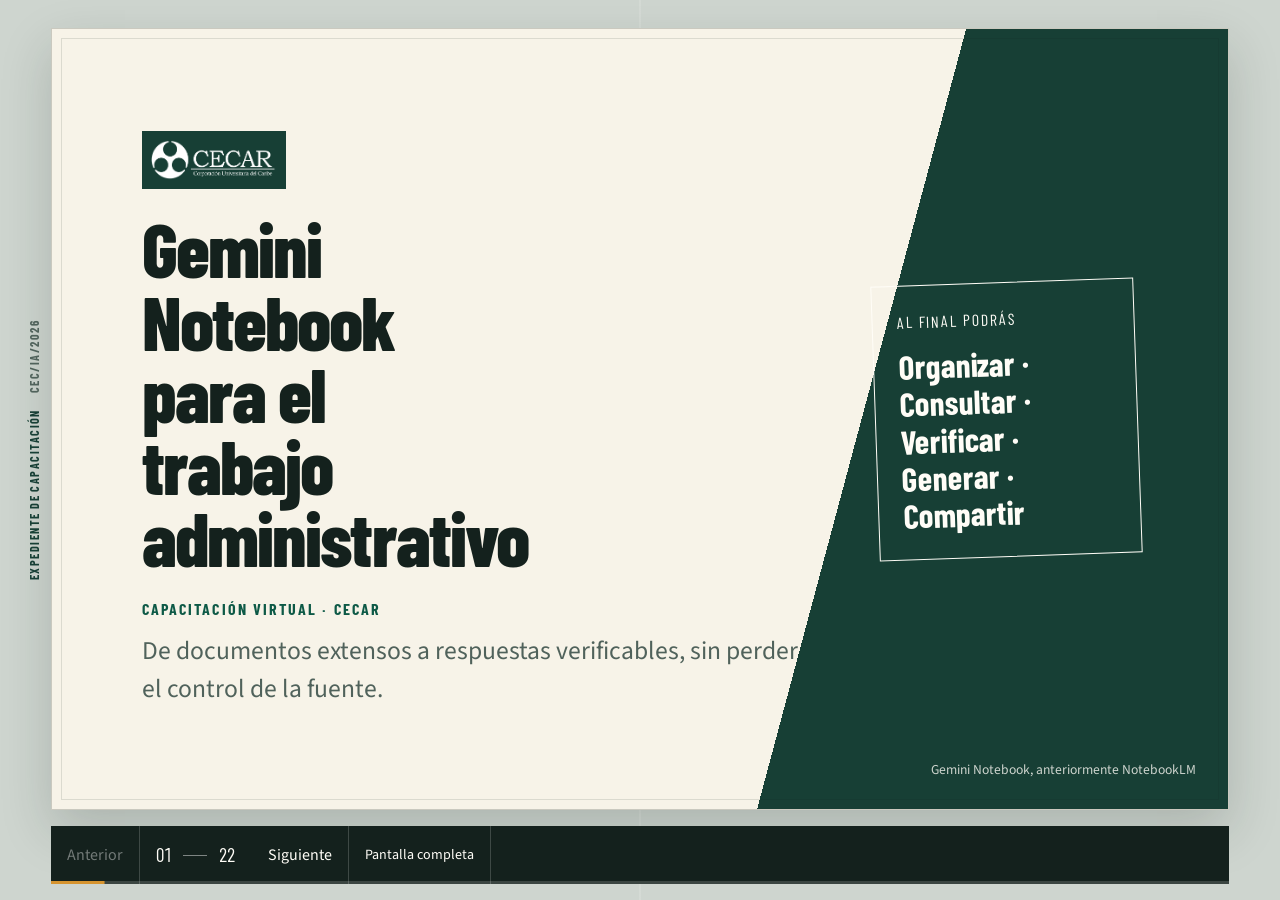
<file: index.html>
<!doctype html>
<html lang="es">
<head>
  <meta charset="utf-8">
  <meta name="viewport" content="width=device-width, initial-scale=1">
  <meta name="description" content="Capacitación práctica sobre Gemini Notebook para personal administrativo de CECAR.">
  <meta name="theme-color" content="#173f35">
  <link rel="icon" href="assets/favicon.ico">
  <link rel="preconnect" href="https://fonts.googleapis.com">
  <link rel="preconnect" href="https://fonts.gstatic.com" crossorigin>
  <link href="https://fonts.googleapis.com/css2?family=Barlow+Condensed:wght@500;600;700;800&family=Source+Sans+3:opsz,wght@8..60,400;8..60,600;8..60,700&display=swap" rel="stylesheet">
  <link rel="stylesheet" href="styles.css">
  <title>Gemini Notebook para administrativos | CECAR</title>
</head>
<body>
  <!--
  THESIS: Aprender Gemini Notebook como un expediente verificable, no como una colección de funciones; evita la plantilla tecnológica de tarjetas genéricas.
  OWN-WORLD: Folios marfil, tinta verde CECAR, sellos de control y pestañas de archivo; jerarquía condensada y controles de oficina precisos.
  STORY: El asistente distingue herramientas, protege datos, sigue un flujo verificable, observa tres casos institucionales y completa un reto aplicable.
  FIRST VIEWPORT: Una carpeta abierta ocupa el escenario; el título vive en el folio principal, la agenda aparece como sello y los controles forman la pestaña inferior.
  FORM: Carpeta de trámite, sexta dirección del conjunto explorado, semilla fd42797b.
  FINISH: unreviewed and undocumented is unfinished; this build ends with the finish review, the verdict, and DESIGN.md
  -->
  <a class="skip-link" href="#presentation-content">Ir al contenido de la diapositiva</a>

  <main class="deck" aria-label="Presentación Gemini Notebook para administrativos CECAR">
    <div class="file-rail" aria-hidden="true">
      <span class="rail-label">EXPEDIENTE DE CAPACITACIÓN</span>
      <span class="rail-code">CEC/IA/2026</span>
    </div>

    <div id="presentation-content" class="slides" tabindex="-1" aria-live="polite">
      <section class="slide slide-cover is-active" data-section="Apertura" aria-labelledby="slide-title">
        <div class="cover-grid"><div><img class="brand-logo" src="assets/logo-cecar.png" alt="CECAR"><h1 id="slide-title">Gemini Notebook para el trabajo administrativo</h1><p class="document-class">Capacitación virtual · CECAR</p><p class="lead">De documentos extensos a respuestas verificables, sin perder el control de la fuente.</p></div><div class="cover-stamp" aria-label="Objetivo de la sesión"><span>AL FINAL PODRÁS</span><strong>Organizar · Consultar · Verificar · Generar · Compartir</strong></div></div>
        <p class="formerly">Gemini Notebook, anteriormente NotebookLM</p>
      </section>

      <section class="slide" data-section="Apertura" aria-labelledby="s2-title"><div class="folio-heading"><h2 id="s2-title">Un resultado concreto para hoy</h2><p class="section-tab">Apertura</p></div><div class="outcome-layout"><p class="outcome-statement">Resolver una consulta administrativa con respaldo documental y convertir el resultado en un borrador útil.</p><ol class="checklist"><li><span>01</span>Seleccionar fuentes pertinentes y vigentes.</li><li><span>02</span>Formular una consulta con contexto y formato.</li><li><span>03</span>Abrir la cita y comprobar la respuesta.</li><li><span>04</span>Usar el resultado como insumo, no como decisión automática.</li></ol></div></section>

      <section class="slide" data-section="Apertura" aria-labelledby="s3-title"><div class="folio-heading"><h2 id="s3-title">El recorrido de trabajo</h2><p class="section-tab">Ruta de la sesión</p></div><ol class="timeline timeline-six"><li><strong>Acceder</strong><span>Cuenta institucional</span></li><li><strong>Entender</strong><span>Cuaderno y fuentes</span></li><li><strong>Organizar</strong><span>Etiquetas y alcance</span></li><li><strong>Personalizar</strong><span>Chat, idioma y salidas</span></li><li><strong>Demostrar</strong><span>Tres casos CECAR</span></li><li><strong>Aplicar</strong><span>Un insumo propio</span></li></ol></section>

      <section class="slide" data-section="Contrato" aria-labelledby="s4-title"><div class="folio-heading"><h2 id="s4-title">No pidas lo mismo a tres herramientas distintas</h2><p class="section-tab">El contrato de cada herramienta</p></div><div class="contracts"><article><span class="contract-mark">BUSCAR</span><h3>Google</h3><p>Entrega enlaces. Tú localizas, lees y conectas la evidencia.</p><strong>Úsalo para descubrir fuentes.</strong></article><article><span class="contract-mark">CREAR</span><h3>ChatGPT / Gemini</h3><p>Redacta y razona, pero puede completar vacíos con información incorrecta.</p><strong>Úsalo para idear y producir.</strong></article><article class="contract-selected"><span class="contract-mark">VERIFICAR</span><h3>Gemini Notebook</h3><p>Responde desde las fuentes elegidas y permite volver a las citas.</p><strong>Úsalo para trabajar con un corpus.</strong></article></div></section>

      <section class="slide slide-warning" data-section="Contrato" aria-labelledby="s5-title"><div class="folio-heading"><h2 id="s5-title">Antes de cargar, detente</h2><p class="section-tab">Control previo obligatorio</p></div><div class="privacy-gate"><div class="stop-seal" aria-hidden="true">NO</div><div><p class="warning-copy">No subas datos personales, calificaciones, historiales disciplinarios ni información institucional sensible.</p><ul class="plain-list"><li>Trabaja con documentos públicos, autorizados, anonimizados o ficticios.</li><li>Aplica las políticas internas de CECAR antes que cualquier capacidad técnica.</li><li>Si dudas sobre el nivel de sensibilidad, no cargues el archivo.</li></ul></div></div><p class="rule-strip">La protección de Workspace no reemplaza las políticas internas ni la autorización para usar cada documento.</p></section>

      <section class="slide" data-section="Acceso" aria-labelledby="s6-title"><div class="folio-heading"><h2 id="s6-title">Entra con tu cuenta institucional</h2><p class="section-tab">Acceso con @cecar.edu.co</p></div><div class="access-panel"><div><span class="contract-mark">PASO 1</span><h3>Abre la herramienta</h3><a class="primary-link" href="https://notebook.google.com/" target="_blank" rel="noopener">Ir a Gemini Notebook</a></div><ol class="checklist"><li><span>01</span>Inicia sesión con tu correo <strong>@cecar.edu.co</strong>.</li><li><span>02</span>Si no abre, solicita al administrador de Workspace que habilite Gemini Notebook.</li><li><span>03</span>Revisa junto a tu foto si aparece una insignia Plus, Pro, Ampliada o Ultra.</li></ol></div><p class="fine-print">La mayoría de las cuentas de trabajo o educación pueden acceder. La disponibilidad y los límites dependen de la licencia asignada, no del dominio por sí solo.</p></section>

      <section class="slide" data-section="Acceso" aria-labelledby="s7-title"><div class="folio-heading"><h2 id="s7-title">¿Qué límites tiene mi cuenta?</h2><p class="section-tab">Referencia oficial · sujeta a cambios</p></div><div class="limits-table" role="table" aria-label="Límites por nivel de acceso"><div role="row"><strong role="columnheader">Nivel</strong><strong role="columnheader">Cuadernos</strong><strong role="columnheader">Fuentes</strong><strong role="columnheader">Videos</strong></div><div role="row"><span role="cell">Estándar</span><b role="cell">100 / usuario</b><b role="cell">50 / cuaderno</b><b role="cell">3 / día</b></div><div role="row"><span role="cell">Más acceso</span><b role="cell">200 / usuario</b><b role="cell">100 / cuaderno</b><b role="cell">6 / día</b></div><div role="row"><span role="cell">Nivel superior</span><b role="cell">500 / usuario</b><b role="cell">300 / cuaderno</b><b role="cell">20 / día</b></div><div role="row"><span role="cell">Ampliado</span><b role="cell">500 / usuario</b><b role="cell">400 / cuaderno</b><b role="cell">40 / día</b></div><div role="row"><span role="cell">Máximo</span><b role="cell">500 / usuario</b><b role="cell">600 / cuaderno</b><b role="cell">200 / día</b></div></div><p class="rule-strip">Sin insignia superior visible, usa la fila Estándar como referencia conservadora.</p><p class="fine-print">“Videos” significa resúmenes de video generados por día para la cuenta, no videos almacenados dentro de un cuaderno.</p></section>

      <section class="slide" data-section="Cuaderno" aria-labelledby="s8-title"><div class="folio-heading"><h2 id="s8-title">¿Cómo funciona un cuaderno?</h2><p class="section-tab">Un proyecto documental independiente</p></div><div class="notebook-anatomy"><div><span>1</span><strong>Fuentes</strong><p>El corpus autorizado: documentos, enlaces, audio, video y datos.</p></div><div><span>2</span><strong>Chat</strong><p>Pregunta o encarga acciones. Selecciona qué fuentes participan y abre las citas.</p></div><div><span>3</span><strong>Studio</strong><p>Transforma el corpus en informes, audio, video, mapas, tablas y presentaciones.</p></div></div><blockquote>Cada cuaderno es independiente: Gemini Notebook no consulta varios cuadernos al mismo tiempo.</blockquote></section>

      <section class="slide" data-section="Cuaderno" aria-labelledby="s9-title"><div class="folio-heading"><h2 id="s9-title">Una fuente no es solo un PDF</h2><p class="section-tab">Preparar el cuaderno</p></div><div class="source-ledger"><div><strong>Documentos</strong><span>PDF, DOCX, PPTX, TXT, Markdown, EPUB</span></div><div><strong>Trabajo de Google</strong><span>Docs, Slides y Sheets</span></div><div><strong>Datos y medios</strong><span>CSV, imágenes y archivos de audio</span></div><div><strong>En línea</strong><span>Web, YouTube público con subtítulos y Google Play Libros elegibles</span></div><div><strong>Conversación</strong><span>Texto pegado y chats de Gemini</span></div></div><p class="fine-print">Una URL aporta principalmente su texto; YouTube aporta la transcripción. Cada archivo puede admitir hasta 500.000 palabras o 200 MB, con límites particulares para Slides y Sheets.</p></section>

      <section class="slide" data-section="Personalizar" aria-labelledby="s10-title"><div class="folio-heading"><h2 id="s10-title">Personaliza cómo responde el chat</h2><p class="section-tab">Configurar chat</p></div><div class="settings-grid"><div><span>TONO</span><strong>Predeterminado</strong><p>Investigación e intercambio general.</p></div><div><span>TONO</span><strong>Guía de aprendizaje</strong><p>Explica para comprender y adquirir habilidades.</p></div><div><span>TONO</span><strong>Personalizado</strong><p>Define rol, estilo y comportamiento esperado.</p></div><div><span>LONGITUD</span><strong>Corta · Predeterminada · Larga</strong><p>Ajusta el nivel de detalle de las respuestas.</p></div></div><p class="prompt-line"><strong>Ruta:</strong> panel Chat → Configurar chat → tono → longitud → Guardar.</p></section>

      <section class="slide" data-section="Organizar" aria-labelledby="s11-title"><div class="folio-heading"><h2 id="s11-title">Crea colecciones dentro del cuaderno</h2><p class="section-tab">Organización mediante etiquetas</p></div><div class="collection-flow"><div><strong>5 o más fuentes</strong><span>Gemini Notebook puede etiquetarlas y clasificarlas automáticamente por tema.</span></div><div><strong>Control manual</strong><span>Crea etiquetas, cambia sus nombres, elimínalas o mueve fuentes entre ellas.</span></div><div><strong>Al consultar</strong><span>Marca o desmarca fuentes para limitar el corpus usado en cada respuesta.</span></div></div><p class="rule-strip">No combina cuadernos: la colección organiza fuentes dentro de un cuaderno independiente.</p></section>

      <section class="slide" data-section="Personalizar" aria-labelledby="s12-title"><div class="folio-heading"><h2 id="s12-title">Idioma y video: dos ajustes distintos</h2><p class="section-tab">Configuración de salida</p></div><div class="article-map"><div><span>IDIOMA GENERAL</span><strong>Más de 80 idiomas</strong><p>Configuración → Idioma de salida. Afecta chat, guías, documentación y resúmenes. El valor inicial viene de tu cuenta de Google.</p></div><div><span>RESUMEN DE VIDEO</span><strong>Formato + idioma + estilo</strong><p>En Studio elige Explicación, Corto o Cinematográfico, idioma, estilo visual y una instrucción de orientación.</p></div></div><p class="fine-print">Corto y Cinematográfico están disponibles solo en inglés y para mayores de 18 años. La generación puede tardar más de 30 minutos. En acceso Estándar: 3 videos por día.</p></section>

      <section class="slide" data-section="Método" aria-labelledby="s13-title"><div class="folio-heading"><h2 id="s13-title">Cinco controles antes de actuar</h2><p class="section-tab">Flujo de trabajo documental</p></div><ol class="workflow"><li><span>1</span><strong>Importar</strong><small>Fuentes autorizadas y vigentes</small></li><li><span>2</span><strong>Consultar</strong><small>Contexto, tarea y formato</small></li><li><span>3</span><strong>Verificar</strong><small>Abrir citas y leer alrededor</small></li><li><span>4</span><strong>Generar</strong><small>Correo, FAQ, guía o video</small></li><li><span>5</span><strong>Compartir</strong><small>Solo con audiencia autorizada</small></li></ol><blockquote>La respuesta más convincente no siempre es la correcta. La cita es el punto de control.</blockquote></section>

      <section class="slide" data-section="Demo 1" aria-labelledby="s14-title"><div class="folio-heading"><h2 id="s14-title">Caso: ¿puede habilitar una asignatura?</h2><p class="section-tab">Demostración 1 · Registro y Control</p></div><div class="demo-resource"><div class="prompt-paper"><span>INSTRUCCIÓN</span><p>Actúa como un asistente jurídico de la universidad. Un estudiante de Especialización obtuvo 3,4 y solicita habilitar la asignatura. Basado estrictamente en este Reglamento Estudiantil, redacta un correo formal, empático pero firme. Explica si tiene derecho, menciona la nota mínima aprobatoria y cita los artículos exactos.</p></div><div class="download-sheet"><span>FUENTE DE LA DEMO</span><strong>Reglamento Estudiantil</strong><a href="docs/Acuerdos-Junta-Directiva-N12-de-2014-Modificacion-Acuerdo-JD-N-20-de-1999.pdf" download>Descargar PDF</a></div></div></section>

      <section class="slide" data-section="Demo 1" aria-labelledby="s15-title"><div class="folio-heading"><h2 id="s15-title">No leas solo la conclusión: abre la cita</h2><p class="section-tab">La respuesta necesita control</p></div><div class="citation-check"><div class="answer-draft"><span>BORRADOR</span><p>La respuesta debe distinguir el nivel académico, la nota aprobatoria y las condiciones de habilitación.</p></div><div class="trace-line" aria-hidden="true"></div><div class="source-proof"><span>FUENTE</span><strong>Artículo 28</strong><p>Verifica el texto completo y su contexto en el Acuerdo de Junta Directiva No. 12 de 2014.</p></div></div><ol class="verify-three"><li>¿La cita dice lo afirmado?</li><li>¿Aplica al caso y al nivel?</li><li>¿Es la versión vigente?</li></ol></section>

      <section class="slide" data-section="Demo 2" aria-labelledby="s16-title"><div class="folio-heading"><h2 id="s16-title">Convertir normativa en una inducción útil</h2><p class="section-tab">Demostración 2 · Talento Humano y decanaturas</p></div><div class="demo-resource"><div class="prompt-paper"><span>INSTRUCCIÓN</span><p>Necesito crear un insumo para la inducción de nuevos profesores. Extrae de este documento una FAQ enfocada en: 1) requisitos de vinculación y 2) funcionamiento del sistema de evaluación docente. Usa lenguaje claro, formato de viñetas y una cita verificable en cada respuesta.</p></div><div class="download-sheet"><span>FUENTE DE LA DEMO</span><strong>Reglamento Docente</strong><a href="docs/Junta-Directiva-Acuerdo-N-13-de-2018.pdf" download>Descargar PDF</a></div></div></section>

      <section class="slide" data-section="Demo 2" aria-labelledby="s17-title"><div class="folio-heading"><h2 id="s17-title">La FAQ conserva el camino a la norma</h2><p class="section-tab">Mapa de comprobación</p></div><div class="article-map"><div><span>VINCULACIÓN</span><strong>Artículo 6</strong><p>Requisitos que alimentan las primeras preguntas de inducción.</p></div><div><span>EVALUACIÓN</span><strong>Artículos 14–17</strong><p>Proceso, participantes y componentes que deben explicarse sin simplificar en exceso.</p></div></div><p class="review-note">Antes de publicar: una persona responsable del proceso revisa exactitud, vigencia y lenguaje institucional.</p></section>

      <section class="slide" data-section="Demo 3" aria-labelledby="s18-title"><div class="folio-heading"><h2 id="s18-title">Explicar una cita de más de 40 palabras</h2><p class="section-tab">Demostración 3 · Biblioteca e investigación</p></div><div class="demo-resource"><div class="prompt-paper"><span>INSTRUCCIÓN</span><p>Eres el asesor virtual de la biblioteca de CECAR. Un estudiante pregunta cómo citar un documento cuando la cita tiene 40 o más palabras y qué sangría debe usar. Explícalo paso a paso según este instructivo e incluye las páginas exactas para comprobar cada indicación.</p></div><div class="download-sheet"><span>FUENTE DE LA DEMO</span><strong>Instructivo NAPAS</strong><a href="docs/instructivo-napas.pdf" download>Descargar PDF</a><small>Comprobar páginas 13 y 25–26</small></div></div></section>

      <section class="slide" data-section="Transformar" aria-labelledby="s19-title"><div class="folio-heading"><h2 id="s19-title">Una misma fuente, varias formas de uso</h2><p class="section-tab">Panel Studio</p></div><div class="outputs-board"><div><strong>Informe</strong><span>Resumen ejecutivo, guía o FAQ</span></div><div><strong>Audio</strong><span>Recorrido para escuchar después</span></div><div><strong>Video</strong><span>Explicación visual personalizable</span></div><div><strong>Mapa mental</strong><span>Relaciones entre temas</span></div><div><strong>Tabla de datos</strong><span>Información estructurada</span></div><div><strong>Presentación</strong><span>Borrador visual descargable</span></div></div><p class="fine-print">Los resultados de Studio también pueden contener errores. El cambio de formato no reemplaza la verificación.</p></section>

      <section class="slide" data-section="Aplicar" aria-labelledby="s20-title"><div class="folio-heading"><h2 id="s20-title">Construye un insumo real</h2><p class="section-tab">Práctica guiada</p></div><div class="challenge-layout"><ol class="challenge-steps"><li>Elige un documento público, autorizado o ficticio.</li><li>Crea un cuaderno con un nombre y una etiqueta clara.</li><li>Haz una pregunta que responda una necesidad de tu dependencia.</li><li>Abre al menos una cita y contrasta el contexto.</li><li>Genera un formato reutilizable: correo, FAQ, guía o tabla.</li></ol><div class="success-ticket"><span>CRITERIO DE ÉXITO</span><strong>Puedo explicar de dónde salió cada afirmación.</strong></div></div></section>

      <section class="slide" data-section="Cierre" aria-labelledby="s21-title"><div class="folio-heading"><h2 id="s21-title">Cinco verbos para construir mejores prompts</h2><p class="section-tab">Hoja de trucos</p></div><ol class="prompt-formula"><li><strong>Contextualiza</strong><span>Quién eres y qué proceso atiendes</span></li><li><strong>Delimita</strong><span>Qué fuentes y qué alcance debe respetar</span></li><li><strong>Encarga</strong><span>Qué tarea concreta debe realizar</span></li><li><strong>Formatea</strong><span>Cómo necesitas recibir el resultado</span></li><li><strong>Exige evidencia</strong><span>Citas, páginas y vacíos no resueltos</span></li></ol><p class="formula-line">Contexto + fuentes + tarea + formato + evidencia</p></section>

      <section class="slide slide-close" data-section="Cierre" aria-labelledby="s22-title"><img class="brand-logo" src="assets/logo-cecar.png" alt="CECAR"><div><h2 id="s22-title">La IA acelera el borrador.<br>La institución conserva el criterio.</h2><p>Trabaja con fuentes autorizadas, abre las citas y valida antes de comunicar.</p></div><div class="closing-actions"><a href="docs/guia-practica-gemini-notebook-administrativos-cecar.pdf" download>Descargar guía PDF</a><a href="guia.html" target="_blank" rel="noopener">Abrir guía web</a><a href="https://notebook.google.com/" target="_blank" rel="noopener">Abrir Gemini Notebook</a></div></section>
    </div>

    <aside class="presenter-bar" aria-label="Controles de presentación">
      <button id="previous" type="button" aria-label="Diapositiva anterior" title="Anterior (flecha izquierda)">Anterior</button>
      <div class="slide-status" aria-live="polite"><span id="current-slide">01</span><span class="status-rule"></span><span id="total-slides">22</span></div>
      <button id="next" type="button" aria-label="Diapositiva siguiente" title="Siguiente (flecha derecha o espacio)">Siguiente</button>
      <button id="notes" class="text-control" type="button" title="Abrir notas del facilitador (N)">Notas</button>
      <button id="fullscreen" class="text-control" type="button" title="Activar pantalla completa (F)">Pantalla completa</button>
      <span id="control-status" class="visually-hidden" aria-live="polite"></span>
    </aside>
    <div class="progress-track" aria-hidden="true"><span id="progress"></span></div>
  </main>

  <noscript>Esta presentación necesita JavaScript para navegar entre diapositivas. La guía de recursos está disponible en <a href="guia.html">guia.html</a>.</noscript>
  <script src="app.js" defer></script>
</body>
</html>
</file>
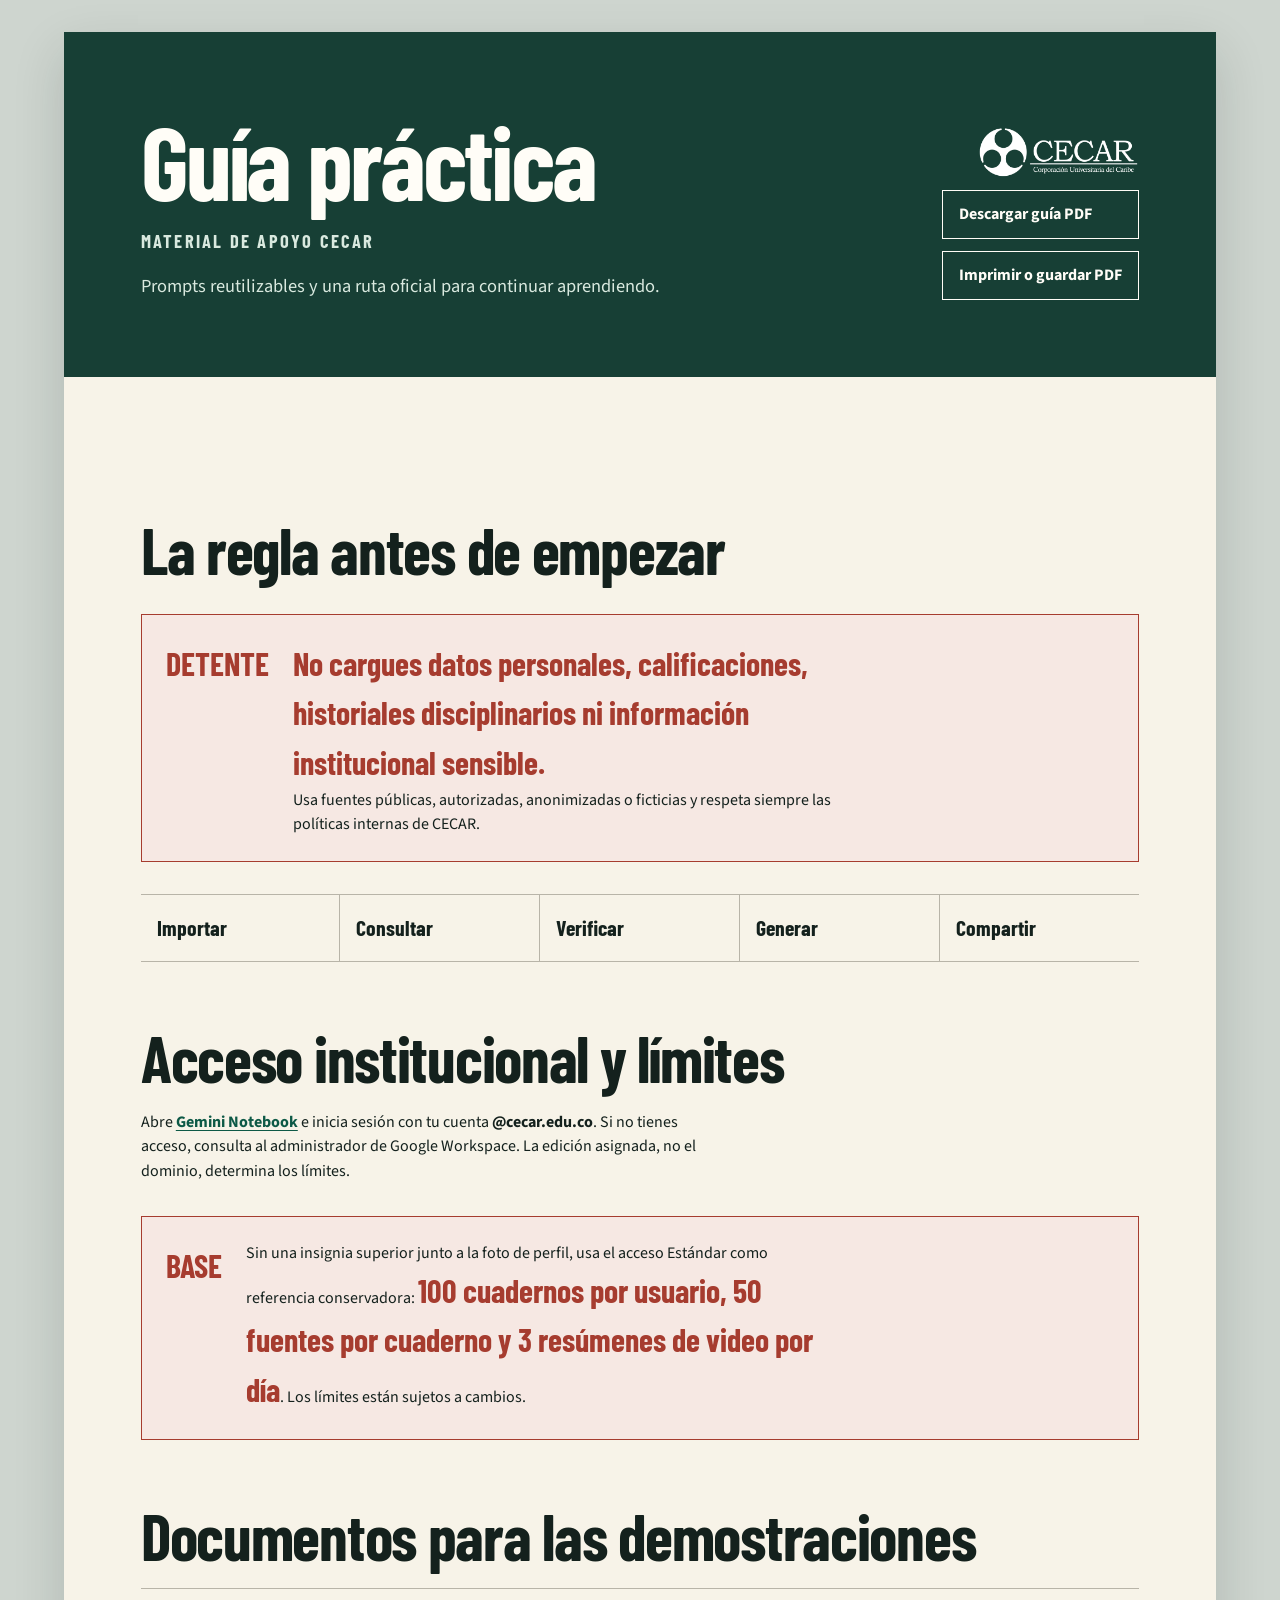
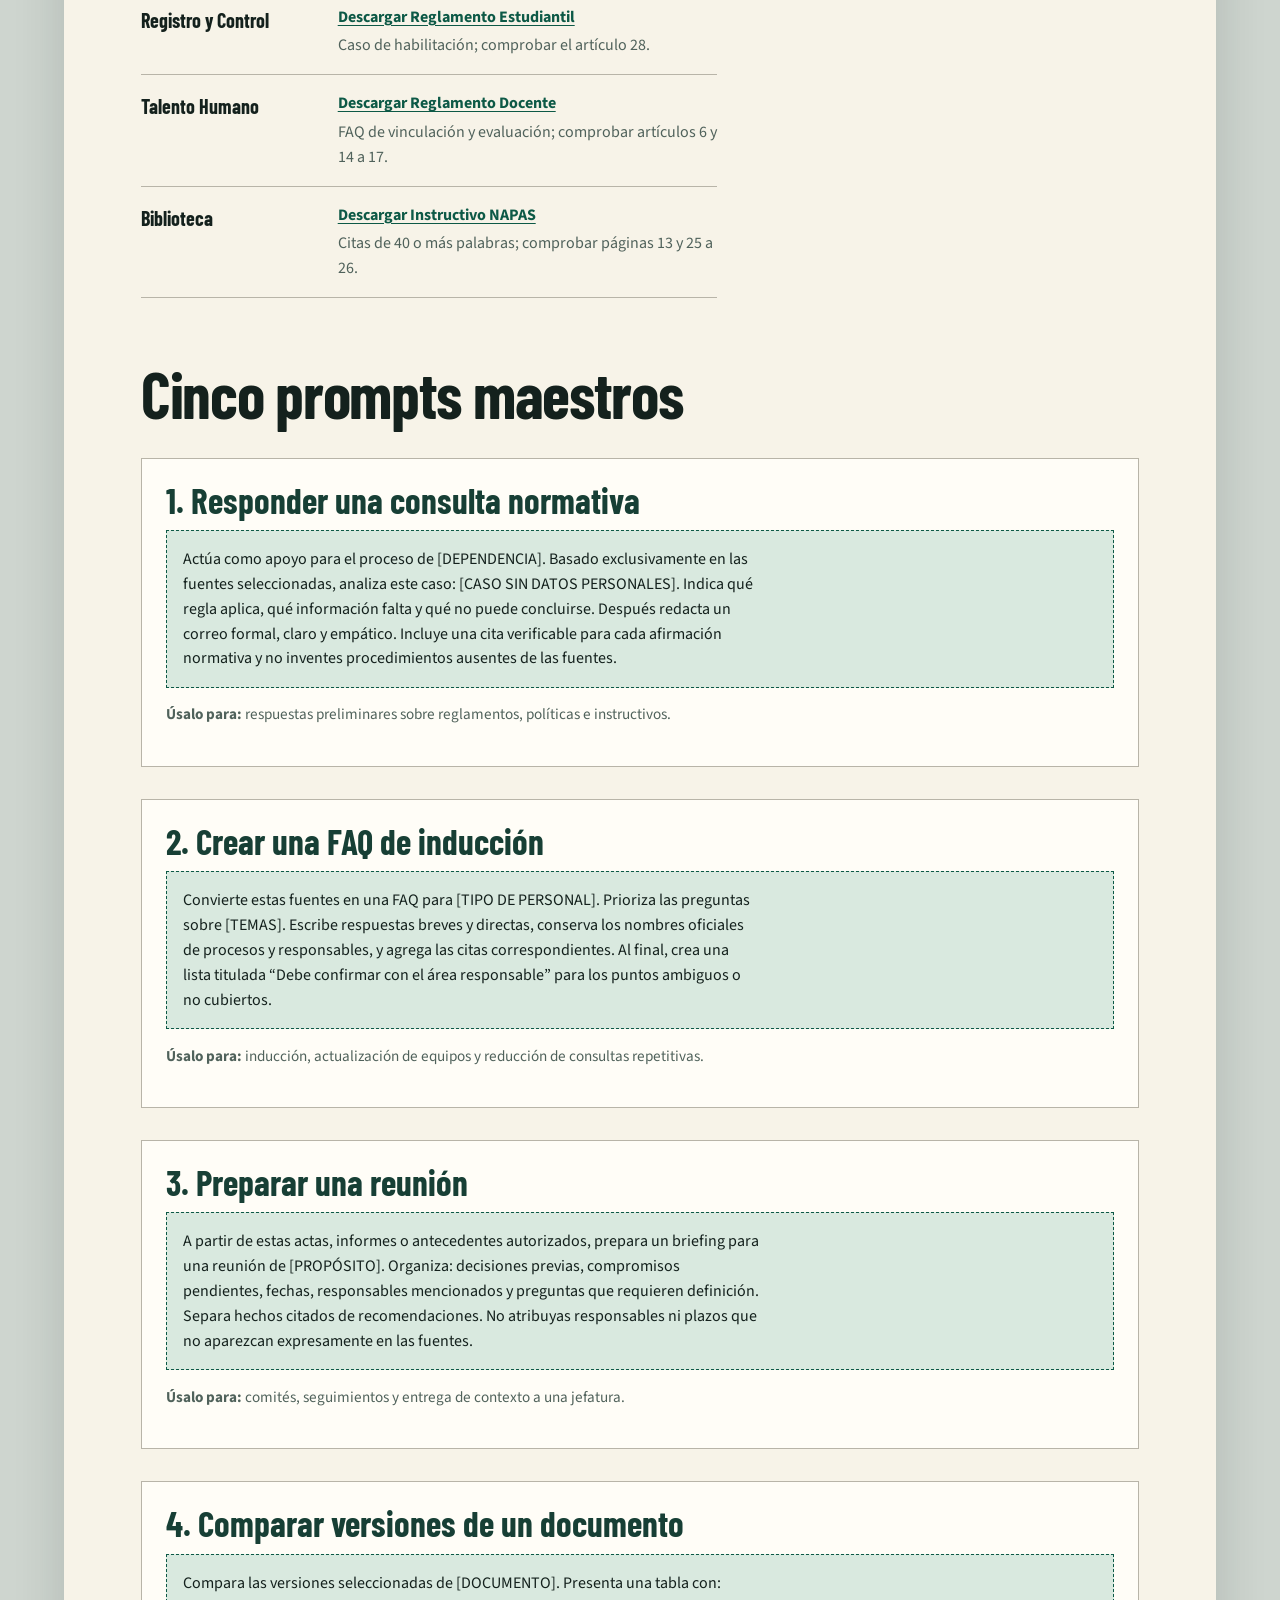
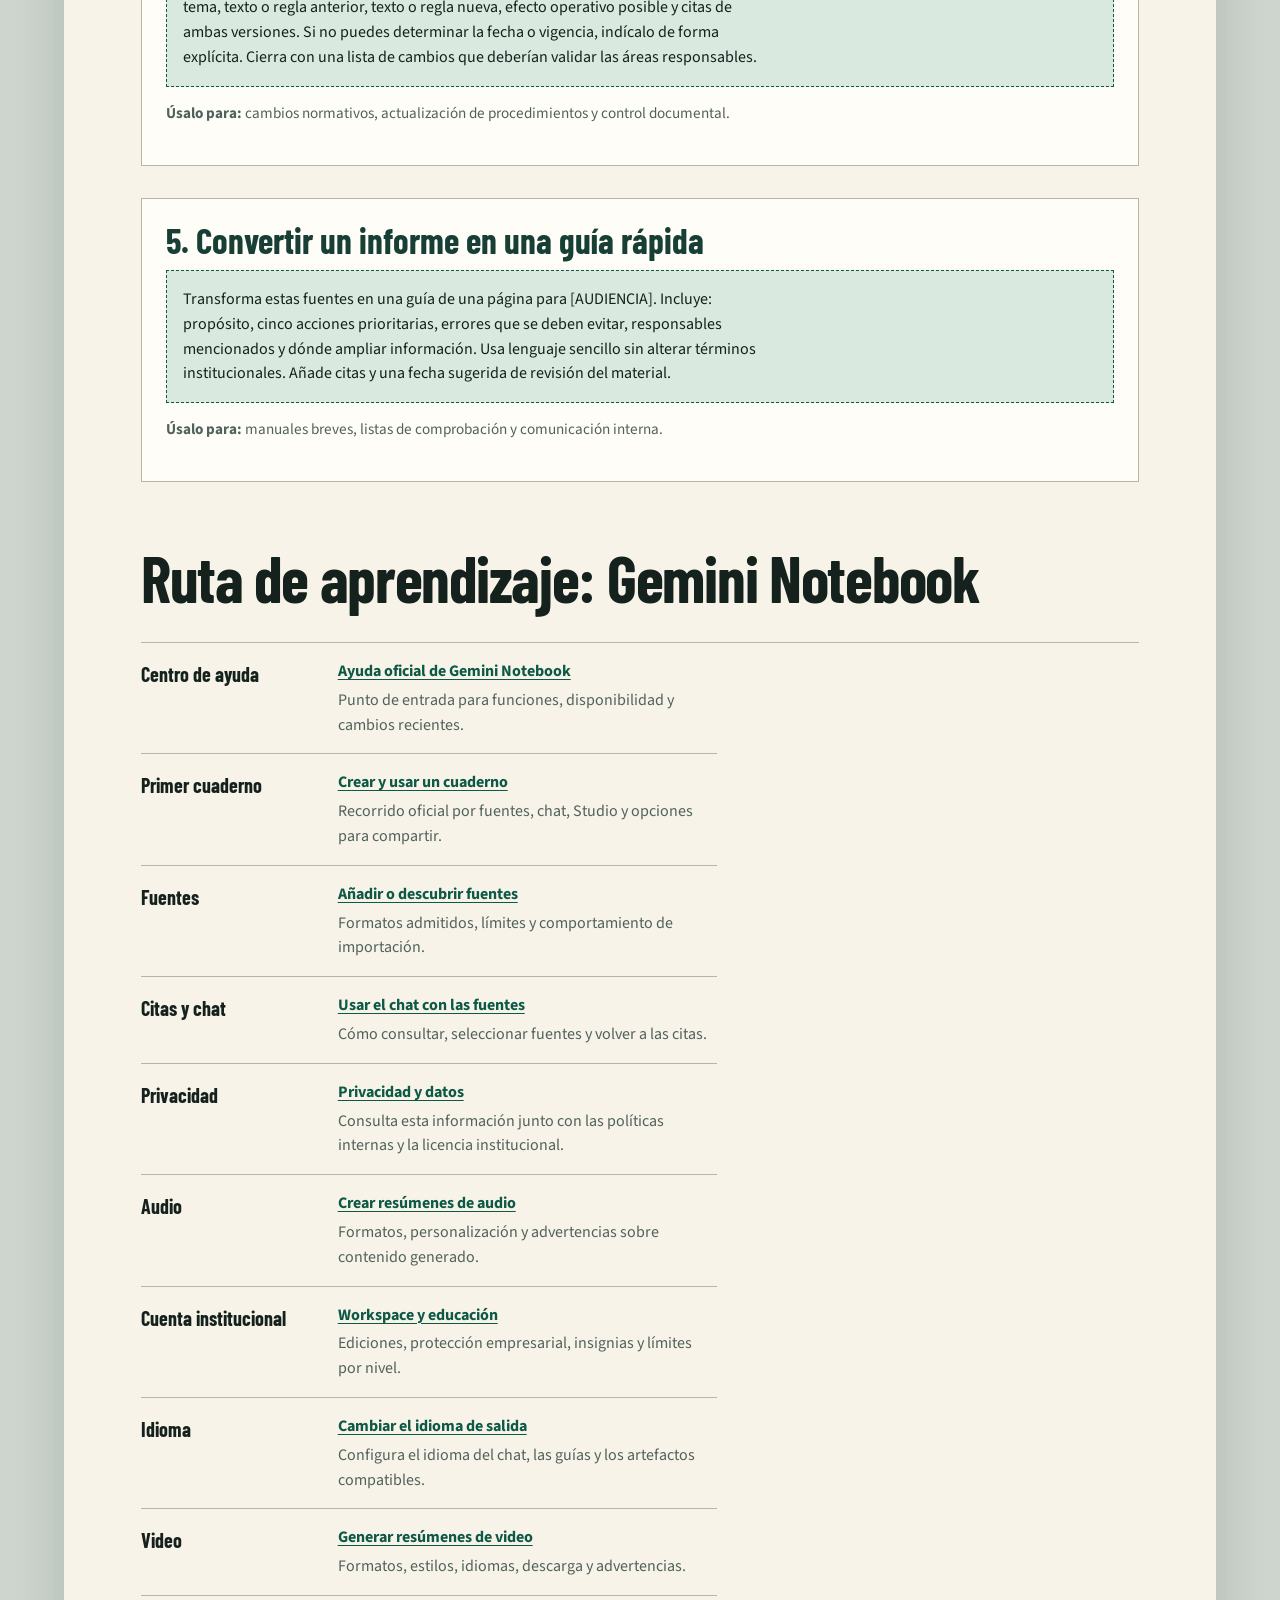
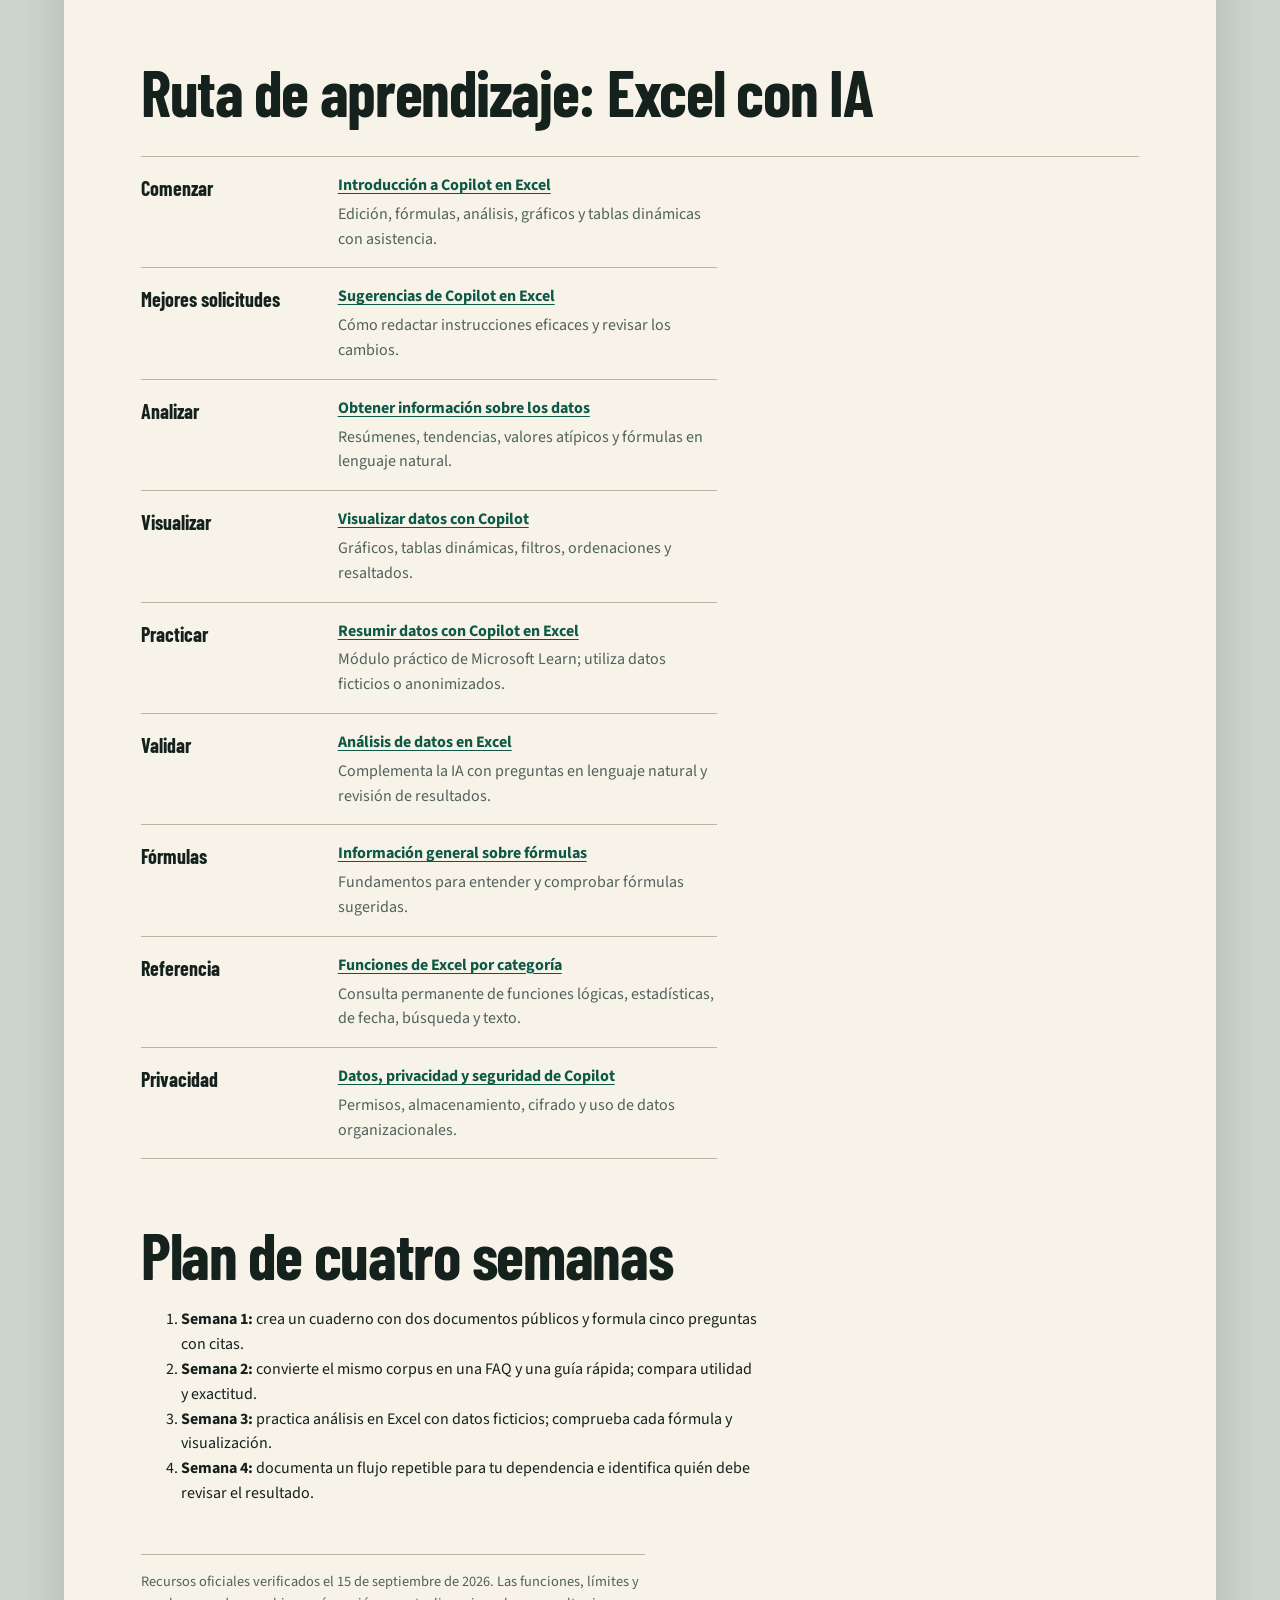
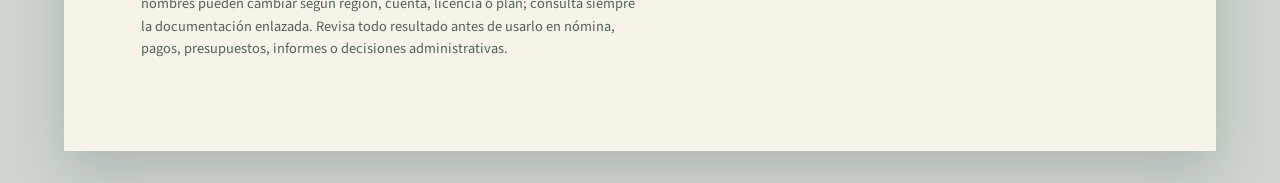
<file: guia.html>
<!doctype html>
<html lang="es">
<head>
  <meta charset="utf-8">
  <meta name="viewport" content="width=device-width, initial-scale=1">
  <meta name="description" content="Guía imprimible de prompts y recursos para continuar aprendiendo Gemini Notebook y Excel con IA.">
  <meta name="theme-color" content="#173f35">
  <link rel="icon" href="assets/favicon.ico">
  <link rel="preconnect" href="https://fonts.googleapis.com">
  <link rel="preconnect" href="https://fonts.gstatic.com" crossorigin>
  <link href="https://fonts.googleapis.com/css2?family=Barlow+Condensed:wght@500;600;700;800&family=Source+Sans+3:opsz,wght@8..60,400;8..60,600;8..60,700&display=swap" rel="stylesheet">
  <link rel="stylesheet" href="support.css">
  <title>Guía práctica | Gemini Notebook y Excel con IA</title>
</head>
<body>
  <main class="support-shell">
    <header class="support-header">
      <div><h1>Guía práctica</h1><p class="class-label">Material de apoyo CECAR</p><p>Prompts reutilizables y una ruta oficial para continuar aprendiendo.</p></div>
      <div class="support-actions"><img src="assets/logo-cecar.png" alt="CECAR"><a class="download-control" href="docs/guia-practica-gemini-notebook-administrativos-cecar.pdf" download>Descargar guía PDF</a><button id="print-guide" class="print-control" type="button">Imprimir o guardar PDF</button></div>
    </header>
    <div class="support-content">
      <h2>La regla antes de empezar</h2>
      <div class="safety-box"><strong>DETENTE</strong><p><strong>No cargues datos personales, calificaciones, historiales disciplinarios ni información institucional sensible.</strong><br>Usa fuentes públicas, autorizadas, anonimizadas o ficticias y respeta siempre las políticas internas de CECAR.</p></div>
      <ol class="process-strip"><li>Importar</li><li>Consultar</li><li>Verificar</li><li>Generar</li><li>Compartir</li></ol>

      <h2>Acceso institucional y límites</h2>
      <p>Abre <a href="https://notebook.google.com/" target="_blank" rel="noopener"><strong>Gemini Notebook</strong></a> e inicia sesión con tu cuenta <strong>@cecar.edu.co</strong>. Si no tienes acceso, consulta al administrador de Google Workspace. La edición asignada, no el dominio, determina los límites.</p>
      <div class="safety-box"><strong>BASE</strong><p>Sin una insignia superior junto a la foto de perfil, usa el acceso Estándar como referencia conservadora: <strong>100 cuadernos por usuario, 50 fuentes por cuaderno y 3 resúmenes de video por día</strong>. Los límites están sujetos a cambios.</p></div>

      <h2>Documentos para las demostraciones</h2>
      <ul class="resource-list">
        <li><strong>Registro y Control</strong><div><a href="docs/Acuerdos-Junta-Directiva-N12-de-2014-Modificacion-Acuerdo-JD-N-20-de-1999.pdf" download>Descargar Reglamento Estudiantil</a><p>Caso de habilitación; comprobar el artículo 28.</p></div></li>
        <li><strong>Talento Humano</strong><div><a href="docs/Junta-Directiva-Acuerdo-N-13-de-2018.pdf" download>Descargar Reglamento Docente</a><p>FAQ de vinculación y evaluación; comprobar artículos 6 y 14 a 17.</p></div></li>
        <li><strong>Biblioteca</strong><div><a href="docs/instructivo-napas.pdf" download>Descargar Instructivo NAPAS</a><p>Citas de 40 o más palabras; comprobar páginas 13 y 25 a 26.</p></div></li>
      </ul>

      <h2 class="section-break">Cinco prompts maestros</h2>
      <article class="prompt-sheet"><h3>1. Responder una consulta normativa</h3><div class="prompt-copy"><p>Actúa como apoyo para el proceso de [DEPENDENCIA]. Basado exclusivamente en las fuentes seleccionadas, analiza este caso: [CASO SIN DATOS PERSONALES]. Indica qué regla aplica, qué información falta y qué no puede concluirse. Después redacta un correo formal, claro y empático. Incluye una cita verificable para cada afirmación normativa y no inventes procedimientos ausentes de las fuentes.</p></div><p class="prompt-use"><strong>Úsalo para:</strong> respuestas preliminares sobre reglamentos, políticas e instructivos.</p></article>
      <article class="prompt-sheet"><h3>2. Crear una FAQ de inducción</h3><div class="prompt-copy"><p>Convierte estas fuentes en una FAQ para [TIPO DE PERSONAL]. Prioriza las preguntas sobre [TEMAS]. Escribe respuestas breves y directas, conserva los nombres oficiales de procesos y responsables, y agrega las citas correspondientes. Al final, crea una lista titulada “Debe confirmar con el área responsable” para los puntos ambiguos o no cubiertos.</p></div><p class="prompt-use"><strong>Úsalo para:</strong> inducción, actualización de equipos y reducción de consultas repetitivas.</p></article>
      <article class="prompt-sheet"><h3>3. Preparar una reunión</h3><div class="prompt-copy"><p>A partir de estas actas, informes o antecedentes autorizados, prepara un briefing para una reunión de [PROPÓSITO]. Organiza: decisiones previas, compromisos pendientes, fechas, responsables mencionados y preguntas que requieren definición. Separa hechos citados de recomendaciones. No atribuyas responsables ni plazos que no aparezcan expresamente en las fuentes.</p></div><p class="prompt-use"><strong>Úsalo para:</strong> comités, seguimientos y entrega de contexto a una jefatura.</p></article>
      <article class="prompt-sheet"><h3>4. Comparar versiones de un documento</h3><div class="prompt-copy"><p>Compara las versiones seleccionadas de [DOCUMENTO]. Presenta una tabla con: tema, texto o regla anterior, texto o regla nueva, efecto operativo posible y citas de ambas versiones. Si no puedes determinar la fecha o vigencia, indícalo de forma explícita. Cierra con una lista de cambios que deberían validar las áreas responsables.</p></div><p class="prompt-use"><strong>Úsalo para:</strong> cambios normativos, actualización de procedimientos y control documental.</p></article>
      <article class="prompt-sheet"><h3>5. Convertir un informe en una guía rápida</h3><div class="prompt-copy"><p>Transforma estas fuentes en una guía de una página para [AUDIENCIA]. Incluye: propósito, cinco acciones prioritarias, errores que se deben evitar, responsables mencionados y dónde ampliar información. Usa lenguaje sencillo sin alterar términos institucionales. Añade citas y una fecha sugerida de revisión del material.</p></div><p class="prompt-use"><strong>Úsalo para:</strong> manuales breves, listas de comprobación y comunicación interna.</p></article>

      <h2 class="section-break">Ruta de aprendizaje: Gemini Notebook</h2>
      <section class="resource-group" aria-label="Recursos oficiales de Gemini Notebook">
        <ul class="resource-list">
          <li><strong>Centro de ayuda</strong><div><a href="https://support.google.com/gemininotebook/?hl=es" target="_blank" rel="noopener">Ayuda oficial de Gemini Notebook</a><p>Punto de entrada para funciones, disponibilidad y cambios recientes.</p></div></li>
          <li><strong>Primer cuaderno</strong><div><a href="https://support.google.com/gemininotebook/answer/16206563?hl=es" target="_blank" rel="noopener">Crear y usar un cuaderno</a><p>Recorrido oficial por fuentes, chat, Studio y opciones para compartir.</p></div></li>
          <li><strong>Fuentes</strong><div><a href="https://support.google.com/gemininotebook/answer/16215270?hl=es" target="_blank" rel="noopener">Añadir o descubrir fuentes</a><p>Formatos admitidos, límites y comportamiento de importación.</p></div></li>
          <li><strong>Citas y chat</strong><div><a href="https://support.google.com/gemininotebook/answer/16179559?hl=es" target="_blank" rel="noopener">Usar el chat con las fuentes</a><p>Cómo consultar, seleccionar fuentes y volver a las citas.</p></div></li>
          <li><strong>Privacidad</strong><div><a href="https://support.google.com/gemininotebook/answer/17004255?hl=es" target="_blank" rel="noopener">Privacidad y datos</a><p>Consulta esta información junto con las políticas internas y la licencia institucional.</p></div></li>
          <li><strong>Audio</strong><div><a href="https://support.google.com/gemininotebook/answer/16212820?hl=es" target="_blank" rel="noopener">Crear resúmenes de audio</a><p>Formatos, personalización y advertencias sobre contenido generado.</p></div></li>
          <li><strong>Cuenta institucional</strong><div><a href="https://support.google.com/gemininotebook/answer/16337734?hl=es" target="_blank" rel="noopener">Workspace y educación</a><p>Ediciones, protección empresarial, insignias y límites por nivel.</p></div></li>
          <li><strong>Idioma</strong><div><a href="https://support.google.com/gemininotebook/answer/16261963?hl=es" target="_blank" rel="noopener">Cambiar el idioma de salida</a><p>Configura el idioma del chat, las guías y los artefactos compatibles.</p></div></li>
          <li><strong>Video</strong><div><a href="https://support.google.com/gemininotebook/answer/16454555?hl=es" target="_blank" rel="noopener">Generar resúmenes de video</a><p>Formatos, estilos, idiomas, descarga y advertencias.</p></div></li>
        </ul>
      </section>

      <h2>Ruta de aprendizaje: Excel con IA</h2>
      <section class="resource-group" aria-label="Recursos oficiales de Excel con inteligencia artificial">
        <ul class="resource-list">
          <li><strong>Comenzar</strong><div><a href="https://support.microsoft.com/es-es/excel/copilot/get-started-with-copilot-in-excel" target="_blank" rel="noopener">Introducción a Copilot en Excel</a><p>Edición, fórmulas, análisis, gráficos y tablas dinámicas con asistencia.</p></div></li>
          <li><strong>Mejores solicitudes</strong><div><a href="https://support.microsoft.com/es-es/excel/copilot/copilot-in-excel-tips" target="_blank" rel="noopener">Sugerencias de Copilot en Excel</a><p>Cómo redactar instrucciones eficaces y revisar los cambios.</p></div></li>
          <li><strong>Analizar</strong><div><a href="https://support.microsoft.com/es-es/excel/copilot/data-insights-with-copilot-in-excel" target="_blank" rel="noopener">Obtener información sobre los datos</a><p>Resúmenes, tendencias, valores atípicos y fórmulas en lenguaje natural.</p></div></li>
          <li><strong>Visualizar</strong><div><a href="https://support.microsoft.com/es-es/excel/copilot/visualize-your-data-with-copilot-in-excel" target="_blank" rel="noopener">Visualizar datos con Copilot</a><p>Gráficos, tablas dinámicas, filtros, ordenaciones y resaltados.</p></div></li>
          <li><strong>Practicar</strong><div><a href="https://learn.microsoft.com/es-es/training/modules/summarize-sales-data/" target="_blank" rel="noopener">Resumir datos con Copilot en Excel</a><p>Módulo práctico de Microsoft Learn; utiliza datos ficticios o anonimizados.</p></div></li>
          <li><strong>Validar</strong><div><a href="https://support.microsoft.com/es-es/excel/analyze-data-in-excel" target="_blank" rel="noopener">Análisis de datos en Excel</a><p>Complementa la IA con preguntas en lenguaje natural y revisión de resultados.</p></div></li>
          <li><strong>Fórmulas</strong><div><a href="https://support.microsoft.com/es-es/excel/get-started/overview-of-formulas-in-excel" target="_blank" rel="noopener">Información general sobre fórmulas</a><p>Fundamentos para entender y comprobar fórmulas sugeridas.</p></div></li>
          <li><strong>Referencia</strong><div><a href="https://support.microsoft.com/es-es/excel/excel-functions-by-category" target="_blank" rel="noopener">Funciones de Excel por categoría</a><p>Consulta permanente de funciones lógicas, estadísticas, de fecha, búsqueda y texto.</p></div></li>
          <li><strong>Privacidad</strong><div><a href="https://learn.microsoft.com/es-es/microsoft-365/copilot/microsoft-365-copilot-privacy" target="_blank" rel="noopener">Datos, privacidad y seguridad de Copilot</a><p>Permisos, almacenamiento, cifrado y uso de datos organizacionales.</p></div></li>
        </ul>
      </section>

      <h2 class="section-break">Plan de cuatro semanas</h2>
      <ol>
        <li><strong>Semana 1:</strong> crea un cuaderno con dos documentos públicos y formula cinco preguntas con citas.</li>
        <li><strong>Semana 2:</strong> convierte el mismo corpus en una FAQ y una guía rápida; compara utilidad y exactitud.</li>
        <li><strong>Semana 3:</strong> practica análisis en Excel con datos ficticios; comprueba cada fórmula y visualización.</li>
        <li><strong>Semana 4:</strong> documenta un flujo repetible para tu dependencia e identifica quién debe revisar el resultado.</li>
      </ol>
      <p class="source-note">Recursos oficiales verificados el 15 de septiembre de 2026. Las funciones, límites y nombres pueden cambiar según región, cuenta, licencia o plan; consulta siempre la documentación enlazada. Revisa todo resultado antes de usarlo en nómina, pagos, presupuestos, informes o decisiones administrativas.</p>
    </div>
  </main>
  <script src="support.js" defer></script>
</body>
</html>
</file>
<file: styles.css>
@charset "UTF-8";

:root {
  --ink: #14211d;
  --muted: #50625b;
  --paper: #f7f3e8;
  --paper-deep: #ebe4d2;
  --green: #0d5946;
  --green-dark: #173f35;
  --green-soft: #d9e9df;
  --amber: #d6942f;
  --red: #a63c2f;
  --rule: #b8b4a8;
  --white: #fffdf7;
  --shadow: 0 1.25rem 3rem rgba(20, 33, 29, 0.18);
  --font-display: "Barlow Condensed", "Arial Narrow", sans-serif;
  --font-body: "Source Sans 3", Arial, sans-serif;
}

* { box-sizing: border-box; }

html { background: #ced5cf; }

body {
  margin: 0;
  min-width: 20rem;
  color: var(--ink);
  background: #ced5cf;
  font-family: var(--font-body);
  line-height: 1.45;
  overflow: hidden;
}

::selection { color: var(--white); background: var(--green); }

button, a { font: inherit; }

.visually-hidden {
  position: absolute;
  width: 1px;
  height: 1px;
  padding: 0;
  margin: -1px;
  overflow: hidden;
  clip: rect(0, 0, 0, 0);
  white-space: nowrap;
  border: 0;
}

button:focus-visible, a:focus-visible {
  outline: 0.2rem solid var(--amber);
  outline-offset: 0.2rem;
}

a { color: var(--green-dark); text-underline-offset: 0.18em; }

.skip-link {
  position: fixed;
  z-index: 100;
  top: 0.75rem;
  left: 0.75rem;
  padding: 0.65rem 0.9rem;
  color: var(--white);
  background: var(--ink);
  transform: translateY(-150%);
}

.skip-link:focus { transform: translateY(0); }

.deck {
  position: relative;
  width: 100vw;
  height: 100dvh;
  padding: clamp(0.75rem, 2.2vw, 2rem) clamp(0.75rem, 4vw, 4.5rem) clamp(5.4rem, 10vh, 7rem);
  background:
    linear-gradient(90deg, transparent 0 49.9%, rgba(255,255,255,0.22) 50%, transparent 50.1%),
    #ced5cf;
}

.file-rail {
  position: absolute;
  z-index: 4;
  top: 50%;
  left: clamp(0.2rem, 1.1vw, 1rem);
  display: flex;
  align-items: center;
  gap: 1rem;
  color: var(--green-dark);
  font-family: var(--font-display);
  font-size: 0.76rem;
  font-weight: 700;
  letter-spacing: 0.12em;
  text-transform: uppercase;
  transform: translate(-42%, -50%) rotate(-90deg);
  transform-origin: center;
}

.rail-code { color: var(--muted); }

.slides {
  position: relative;
  width: min(100%, 92rem);
  height: 100%;
  margin: 0 auto;
  border: 1px solid rgba(20, 33, 29, 0.2);
  background: var(--paper);
  box-shadow: var(--shadow);
}

.slides::before {
  content: "";
  position: absolute;
  z-index: 2;
  inset: 0.55rem;
  border: 1px solid rgba(20, 33, 29, 0.12);
  pointer-events: none;
}

.slide {
  position: absolute;
  inset: 0;
  display: none;
  overflow: auto;
  padding: clamp(2.2rem, 5vw, 5.5rem) clamp(1.5rem, 7vw, 7.5rem);
  background:
    repeating-linear-gradient(0deg, rgba(20,33,29,0.017) 0 1px, transparent 1px 4px),
    var(--paper);
  scrollbar-color: var(--green) var(--paper-deep);
  scrollbar-width: thin;
}

.slide.is-active { display: block; animation: folio-in 420ms cubic-bezier(.16, 1, .3, 1); }

@keyframes folio-in {
  from { clip-path: inset(0 0 0 7%); filter: contrast(0.9); transform: translateX(1.25rem); }
  to { clip-path: inset(0); filter: contrast(1); transform: translateX(0); }
}

.brand-logo { width: clamp(8rem, 14vw, 12rem); height: auto; padding: 0.6rem; background: var(--green-dark); }

.document-class, .section-tab, .prompt-paper > span, .answer-draft > span, .source-proof > span,
.source-stack > span, .output-sheet > span, .question-card > span, .success-ticket > span {
  margin: 0 0 0.8rem;
  color: var(--green);
  font-family: var(--font-display);
  font-size: clamp(0.8rem, 1.25vw, 1rem);
  font-weight: 700;
  letter-spacing: 0.13em;
  text-transform: uppercase;
}

h1, h2, h3, p { margin-top: 0; }

h1, h2, h3 {
  font-family: var(--font-display);
  line-height: 0.95;
  text-wrap: balance;
}

h1 {
  max-width: 11ch;
  margin-bottom: 1.5rem;
  font-size: clamp(3rem, 7vw, 6rem);
  font-weight: 800;
  letter-spacing: -0.025em;
}

h2 {
  max-width: 17ch;
  margin-bottom: clamp(2rem, 5vh, 4.5rem);
  font-size: clamp(2.6rem, 5.5vw, 5.5rem);
  font-weight: 700;
  letter-spacing: -0.02em;
}

h3 { font-size: clamp(1.8rem, 3vw, 2.8rem); }

.lead {
  max-width: 42rem;
  margin: 0;
  color: var(--muted);
  font-size: clamp(1.15rem, 2vw, 1.65rem);
}

.slide-cover { padding-top: clamp(2rem, 4vw, 4rem); padding-bottom: clamp(2rem, 4vw, 4rem); background: linear-gradient(105deg, var(--paper) 0 66%, var(--green-dark) 66%); }

.cover-grid {
  display: grid;
  grid-template-columns: minmax(0, 2fr) minmax(14rem, 0.8fr);
  gap: clamp(2rem, 6vw, 7rem);
  align-items: center;
  height: 100%;
}

.cover-grid .brand-logo { margin-bottom: clamp(1.25rem, 3vh, 2.5rem); }

.cover-stamp {
  padding: 1.5rem;
  color: var(--white);
  border: 0.12rem solid var(--white);
  transform: rotate(-2deg);
}

.cover-stamp span { display: block; margin-bottom: 1rem; font-family: var(--font-display); letter-spacing: 0.12em; }
.cover-stamp strong { font-family: var(--font-display); font-size: clamp(1.5rem, 2.6vw, 2.5rem); line-height: 1.05; }
.formerly { position: absolute; right: 2rem; bottom: 1rem; color: rgba(255,253,247,0.78); font-size: 0.85rem; }

.folio-heading { display: flex; flex-direction: column; align-items: flex-start; }
.folio-heading h2 { margin-bottom: 1rem; }
.section-tab { display: inline-flex; margin-bottom: clamp(2rem, 5vh, 4.5rem); padding-bottom: 0.35rem; border-bottom: 0.18rem solid var(--green); }

.outcome-layout, .case-file, .privacy-gate, .challenge-layout, .library-demo {
  display: grid;
  grid-template-columns: minmax(0, 1fr) minmax(20rem, 1fr);
  gap: clamp(2rem, 7vw, 7rem);
  align-items: start;
}

.outcome-statement { max-width: 18ch; font-family: var(--font-display); font-size: clamp(2rem, 4vw, 4rem); font-weight: 600; line-height: 1.05; }
.checklist, .timeline, .workflow, .verify-three, .challenge-steps, .prompt-formula { margin: 0; padding: 0; list-style: none; }
.checklist li { display: grid; grid-template-columns: 2.5rem 1fr; gap: 1rem; padding: 0.9rem 0; border-top: 1px solid var(--rule); font-size: clamp(1rem, 1.5vw, 1.25rem); }
.checklist li span { color: var(--green); font-family: var(--font-display); font-weight: 700; }

.timeline { display: grid; grid-template-columns: repeat(5, 1fr); min-height: 18rem; border-block: 1px solid var(--rule); }
.timeline-six { grid-template-columns: repeat(6, 1fr); }
.timeline li { display: flex; flex-direction: column; justify-content: space-between; padding: 1.25rem; border-right: 1px solid var(--rule); }
.timeline li:last-child { border-right: 0; }
.timeline time { color: var(--green); font-family: var(--font-display); font-size: 1.1rem; font-weight: 700; }
.timeline strong { font-family: var(--font-display); font-size: clamp(1.6rem, 2.5vw, 2.5rem); line-height: 1; writing-mode: vertical-rl; transform: rotate(180deg); }
.timeline span { color: var(--muted); }

.contracts { display: grid; grid-template-columns: repeat(3, 1fr); gap: 0; border: 1px solid var(--rule); }
.contracts article { position: relative; min-height: 18rem; padding: 1.5rem; border-right: 1px solid var(--rule); }
.contracts article:last-child { border-right: 0; }
.contracts p { max-width: 30ch; color: var(--muted); font-size: 1.08rem; }
.contracts strong { position: absolute; right: 1.5rem; bottom: 1.5rem; left: 1.5rem; color: var(--green-dark); }
.contract-mark { display: inline-block; margin-bottom: 2.5rem; color: var(--muted); font-family: var(--font-display); font-size: 0.8rem; font-weight: 700; letter-spacing: 0.12em; }
.contract-selected { color: var(--white); background: var(--green-dark); }
.contract-selected p, .contract-selected strong, .contract-selected .contract-mark { color: var(--white); }

.slide-warning { background: var(--paper-deep); }
.privacy-gate { align-items: center; }
.stop-seal { display: grid; width: clamp(10rem, 20vw, 16rem); aspect-ratio: 1; place-items: center; color: var(--red); border: 0.8rem double var(--red); border-radius: 50%; font-family: var(--font-display); font-size: clamp(4rem, 8vw, 7rem); font-weight: 800; transform: rotate(-8deg); }
.warning-copy { max-width: 38ch; font-family: var(--font-display); font-size: clamp(1.6rem, 3vw, 2.7rem); font-weight: 600; line-height: 1.1; }
.plain-list { padding-left: 1.2rem; }
.plain-list li { margin: 0.65rem 0; }
.rule-strip { margin: 3rem 0 0; padding: 0.8rem 1rem; color: var(--white); background: var(--red); font-weight: 700; text-align: center; }

.workflow { display: grid; grid-template-columns: repeat(5, 1fr); counter-reset: workflow; }
.workflow li { position: relative; padding: 1rem 1rem 1.5rem; border-top: 0.22rem solid var(--green); }
.workflow li:not(:last-child)::after { content: ""; position: absolute; top: -0.4rem; right: -0.3rem; width: 0.6rem; height: 0.6rem; background: var(--green); transform: rotate(45deg); }
.workflow li > span { color: var(--green); font-family: var(--font-display); font-size: 1rem; }
.workflow strong, .workflow small { display: block; }
.workflow strong { margin: 1rem 0 0.35rem; font-family: var(--font-display); font-size: clamp(1.4rem, 2.1vw, 2rem); }
.workflow small { color: var(--muted); font-size: 0.95rem; }
blockquote { max-width: 48rem; margin: clamp(2rem, 6vh, 5rem) 0 0 auto; padding: 1rem 0 1rem 2rem; border-left: 1px solid var(--ink); font-family: var(--font-display); font-size: clamp(1.4rem, 2.5vw, 2.4rem); font-weight: 600; }

.source-ledger { display: grid; grid-template-columns: repeat(2, 1fr); border-top: 1px solid var(--rule); }
.source-ledger div { display: grid; grid-template-columns: minmax(8rem, .7fr) 1.5fr; gap: 1rem; padding: 1rem 0; border-bottom: 1px solid var(--rule); }
.source-ledger div:nth-child(odd) { padding-right: 2rem; }
.source-ledger div:nth-child(even) { padding-left: 2rem; border-left: 1px solid var(--rule); }
.source-ledger strong { font-family: var(--font-display); font-size: 1.25rem; }
.source-ledger span, .fine-print { color: var(--muted); }
.fine-print { max-width: 70ch; margin-top: 1.75rem; font-size: 0.95rem; }

.access-panel, .demo-resource {
  display: grid;
  grid-template-columns: minmax(16rem, 0.75fr) minmax(0, 1.5fr);
  gap: clamp(2rem, 6vw, 6rem);
  align-items: start;
}

.access-panel > div { padding: 2rem; color: var(--white); background: var(--green-dark); }
.access-panel .contract-mark { color: var(--green-soft); }
.access-panel h3 { margin-bottom: 2rem; }
.primary-link, .download-sheet a {
  display: inline-flex;
  padding: 0.75rem 1rem;
  color: var(--green-dark);
  background: var(--white);
  font-weight: 700;
  text-decoration: none;
}
.primary-link:hover, .download-sheet a:hover { color: var(--white); background: var(--green); }

.limits-table { border-top: 1px solid var(--rule); border-left: 1px solid var(--rule); }
.limits-table [role="row"] { display: grid; grid-template-columns: 1.25fr repeat(3, 1fr); }
.limits-table [role="cell"], .limits-table [role="columnheader"] { padding: 0.85rem 1rem; border-right: 1px solid var(--rule); border-bottom: 1px solid var(--rule); }
.limits-table [role="row"]:first-child { color: var(--white); background: var(--green-dark); }
.limits-table [role="row"]:nth-child(2) { background: var(--green-soft); }
.limits-table b { font-variant-numeric: tabular-nums; }

.notebook-anatomy, .settings-grid, .collection-flow { display: grid; border-top: 1px solid var(--rule); border-left: 1px solid var(--rule); }
.notebook-anatomy { grid-template-columns: repeat(3, 1fr); }
.settings-grid { grid-template-columns: repeat(2, 1fr); }
.collection-flow { grid-template-columns: repeat(3, 1fr); }
.notebook-anatomy > div, .settings-grid > div, .collection-flow > div { padding: 1.5rem; border-right: 1px solid var(--rule); border-bottom: 1px solid var(--rule); }
.notebook-anatomy span, .settings-grid span { display: block; margin-bottom: 1.5rem; color: var(--green); font-family: var(--font-display); font-weight: 700; letter-spacing: 0.1em; }
.notebook-anatomy strong, .settings-grid strong, .collection-flow strong { display: block; margin-bottom: 0.75rem; font-family: var(--font-display); font-size: clamp(1.5rem, 2.5vw, 2.5rem); line-height: 1; }
.notebook-anatomy p, .settings-grid p, .collection-flow span { margin: 0; color: var(--muted); }

.demo-resource { grid-template-columns: minmax(0, 1.55fr) minmax(15rem, 0.65fr); align-items: stretch; }
.demo-resource .prompt-paper { transform: none; }
.download-sheet { display: flex; flex-direction: column; justify-content: space-between; padding: 2rem; color: var(--white); background: var(--green-dark); }
.download-sheet > span { color: var(--green-soft); font-family: var(--font-display); font-size: 0.85rem; font-weight: 700; letter-spacing: 0.12em; }
.download-sheet > strong { margin: 1rem 0 auto; font-family: var(--font-display); font-size: clamp(2rem, 3.5vw, 3.5rem); line-height: 1; }
.download-sheet > small { margin-top: 1rem; color: var(--green-soft); }

.case-file dl { margin: 0; border-top: 1px solid var(--rule); }
.case-file dl div { display: grid; grid-template-columns: 8rem 1fr; gap: 1rem; padding: 0.7rem 0; border-bottom: 1px solid var(--rule); }
.case-file dt { color: var(--muted); }
.case-file dd { margin: 0; font-weight: 700; }
.prompt-paper { padding: 2rem; border: 1px solid var(--green); background: var(--white); box-shadow: 0 0.75rem 1.75rem rgba(20,33,29,0.1); transform: rotate(1deg); }
.prompt-paper p { margin: 0; font-size: clamp(1.05rem, 1.6vw, 1.3rem); }

.citation-check { display: grid; grid-template-columns: 1fr minmax(4rem, .35fr) 1fr; align-items: center; }
.answer-draft, .source-proof { min-height: 14rem; padding: 2rem; border: 1px solid var(--rule); background: var(--white); }
.source-proof { color: var(--white); background: var(--green-dark); }
.source-proof > span, .source-proof p { color: var(--green-soft); }
.source-proof strong { display: block; margin-bottom: 1rem; font-family: var(--font-display); font-size: clamp(2rem, 4vw, 4rem); }
.trace-line { height: 1px; background: var(--green); }
.verify-three { display: grid; grid-template-columns: repeat(3, 1fr); margin-top: 2rem; border-top: 1px solid var(--rule); }
.verify-three li { padding: 1rem; border-right: 1px solid var(--rule); text-align: center; }
.verify-three li:last-child { border-right: 0; }

.split-document { display: grid; grid-template-columns: 1fr auto 1.4fr; gap: 2rem; align-items: center; }
.source-stack, .output-sheet { min-height: 13rem; padding: 1.5rem; border: 1px solid var(--rule); background: var(--white); }
.source-stack strong, .source-stack small, .output-sheet strong { display: block; }
.source-stack strong, .output-sheet strong { margin-bottom: 0.5rem; font-family: var(--font-display); font-size: clamp(1.8rem, 3vw, 3rem); line-height: 1; }
.source-stack small { color: var(--muted); }
.conversion-arrow { color: var(--green); font-family: var(--font-display); font-size: 3rem; }
.output-sheet ul { padding-left: 1.2rem; }
.prompt-line, .review-note { margin: 2rem 0 0; padding-top: 1rem; border-top: 1px solid var(--rule); }

.article-map { display: grid; grid-template-columns: .8fr 1.2fr; border: 1px solid var(--rule); }
.article-map div { padding: clamp(1.5rem, 3vw, 3rem); }
.article-map div + div { color: var(--white); background: var(--green-dark); }
.article-map span { display: block; margin-bottom: 2rem; font-family: var(--font-display); font-size: 0.85rem; letter-spacing: 0.12em; }
.article-map strong { display: block; margin-bottom: 1rem; font-family: var(--font-display); font-size: clamp(2.5rem, 5vw, 5rem); line-height: 1; }
.article-map p { max-width: 38ch; margin-bottom: 0; }
.review-note { max-width: 60ch; margin-left: auto; color: var(--muted); }

.question-card { padding: 2rem; border: 1px solid var(--rule); background: var(--white); }
.question-card p { margin: 0; font-family: var(--font-display); font-size: clamp(1.7rem, 3vw, 3rem); font-weight: 600; line-height: 1.08; }
.page-tabs { display: grid; gap: 1rem; }
.page-tabs div { display: grid; grid-template-columns: 10rem 1fr; gap: 1rem; padding: 1.25rem; border-bottom: 1px solid var(--rule); }
.page-tabs strong { color: var(--green); font-family: var(--font-display); font-size: 1.5rem; }

.outputs-board { display: grid; grid-template-columns: repeat(3, 1fr); border-top: 1px solid var(--rule); border-left: 1px solid var(--rule); }
.outputs-board div { min-height: 8rem; padding: 1.25rem; border-right: 1px solid var(--rule); border-bottom: 1px solid var(--rule); }
.outputs-board strong, .outputs-board span { display: block; }
.outputs-board strong { margin-bottom: 0.75rem; font-family: var(--font-display); font-size: 1.6rem; }
.outputs-board span { color: var(--muted); }

.challenge-steps { counter-reset: challenge; }
.challenge-steps li { counter-increment: challenge; position: relative; padding: 0.8rem 0 0.8rem 3.25rem; border-bottom: 1px solid var(--rule); font-size: 1.12rem; }
.challenge-steps li::before { content: counter(challenge); position: absolute; left: 0; color: var(--green); font-family: var(--font-display); font-size: 1.6rem; font-weight: 700; }
.success-ticket { padding: 2rem; color: var(--white); background: var(--green-dark); transform: rotate(1deg); }
.success-ticket > span { color: var(--green-soft); }
.success-ticket strong { display: block; font-family: var(--font-display); font-size: clamp(2rem, 4vw, 4rem); line-height: 1.05; }

.prompt-formula { display: grid; grid-template-columns: repeat(5, 1fr); border-block: 1px solid var(--rule); }
.prompt-formula li { min-height: 11rem; padding: 1rem; border-right: 1px solid var(--rule); }
.prompt-formula li:last-child { border-right: 0; }
.prompt-formula strong, .prompt-formula span { display: block; }
.prompt-formula strong { margin-bottom: 2.5rem; font-family: var(--font-display); font-size: clamp(1.4rem, 2.1vw, 2rem); line-height: 1; }
.prompt-formula span { color: var(--muted); }
.formula-line { margin: 2rem 0 0; color: var(--green); font-family: var(--font-display); font-size: clamp(1.5rem, 3vw, 3rem); font-weight: 700; text-align: center; }

.slide-close { display: none; grid-template-columns: 1fr 2fr; align-content: center; gap: 3rem; color: var(--white); background: var(--green-dark); }
.slide-close.is-active { display: grid; }
.slide-close .brand-logo { padding: 0; background: transparent; }
.slide-close h2 { max-width: 18ch; margin-bottom: 1.5rem; }
.slide-close p { max-width: 46ch; color: var(--green-soft); font-size: 1.25rem; }
.closing-actions { grid-column: 2; display: flex; flex-wrap: wrap; gap: 1rem; align-items: center; padding-top: 2rem; border-top: 1px solid rgba(255,255,255,0.3); }
.closing-actions a { padding: 0.75rem 1rem; color: var(--green-dark); background: var(--white); font-weight: 700; text-decoration: none; }

.presenter-bar {
  position: absolute;
  z-index: 10;
  right: clamp(0.75rem, 4vw, 4.5rem);
  bottom: 1rem;
  left: clamp(0.75rem, 4vw, 4.5rem);
  display: flex;
  width: min(calc(100% - clamp(1.5rem, 8vw, 9rem)), 92rem);
  min-height: 3.6rem;
  margin: 0 auto;
  color: var(--white);
  background: var(--ink);
}

.presenter-bar button { min-width: 5rem; padding: 0.75rem 1rem; color: inherit; border: 0; border-right: 1px solid rgba(255,255,255,0.18); background: transparent; cursor: pointer; }
.presenter-bar button:hover { background: var(--green); }
.presenter-bar button:disabled { color: rgba(255,255,255,0.4); cursor: not-allowed; }
.slide-status { display: flex; min-width: 7rem; align-items: center; gap: 0.7rem; padding: 0 1rem; font-family: var(--font-display); font-size: 1.2rem; font-variant-numeric: tabular-nums; }
.status-rule { width: 1.5rem; height: 1px; background: rgba(255,255,255,0.45); }
#notes { margin-left: auto; }
.text-control { font-size: 0.88rem !important; }
.progress-track { position: absolute; z-index: 12; right: clamp(0.75rem, 4vw, 4.5rem); bottom: 1rem; left: clamp(0.75rem, 4vw, 4.5rem); width: min(calc(100% - clamp(1.5rem, 8vw, 9rem)), 92rem); height: 0.2rem; margin: 0 auto; background: rgba(255,255,255,0.16); pointer-events: none; }
.progress-track span { display: block; width: 100%; height: 100%; background: var(--amber); transform: scaleX(0.0625); transform-origin: left; transition: transform 260ms ease-out; }

noscript { position: fixed; inset: 1rem; z-index: 200; padding: 1rem; background: var(--white); }

@media (max-width: 820px) {
  body { overflow: auto; }
  .deck { min-height: 100dvh; padding: 0 0 8rem; }
  .file-rail { display: none; }
  .slides { width: 100%; border: 0; box-shadow: none; }
  .slide { padding: 2.5rem 1.25rem 3rem; }
  .slide-cover { background: linear-gradient(180deg, var(--paper) 0 75%, var(--green-dark) 75%); }
  .cover-grid { grid-template-columns: 1fr; align-content: start; gap: 2rem; }
  .cover-stamp { align-self: end; padding: 1rem; }
  .formerly { right: 1.25rem; bottom: 0.75rem; }
  h1 { font-size: clamp(3.5rem, 17vw, 6rem); }
  h2 { margin-bottom: 2rem; font-size: clamp(2.8rem, 13vw, 4.5rem); }
  .outcome-layout, .case-file, .privacy-gate, .challenge-layout, .library-demo { grid-template-columns: 1fr; gap: 2rem; }
  .timeline, .timeline-six { grid-template-columns: 1fr; }
  .timeline li { display: grid; grid-template-columns: 4rem 1fr 1.4fr; gap: 1rem; min-height: auto; border-right: 0; border-bottom: 1px solid var(--rule); }
  .timeline strong { writing-mode: initial; transform: none; }
  .contracts, .workflow, .outputs-board, .prompt-formula { grid-template-columns: 1fr; }
  .contracts article { min-height: 15rem; border-right: 0; border-bottom: 1px solid var(--rule); }
  .workflow li:not(:last-child)::after { display: none; }
  .source-ledger { grid-template-columns: 1fr; }
  .source-ledger div:nth-child(n) { padding-inline: 0; border-left: 0; }
  .citation-check { grid-template-columns: 1fr; }
  .trace-line { width: 1px; height: 2rem; margin-left: 50%; }
  .verify-three { grid-template-columns: 1fr; }
  .verify-three li { border-right: 0; border-bottom: 1px solid var(--rule); }
  .split-document { grid-template-columns: 1fr; }
  .conversion-arrow { transform: rotate(90deg); text-align: center; }
  .article-map { grid-template-columns: 1fr; }
  .access-panel, .demo-resource, .notebook-anatomy, .settings-grid, .collection-flow { grid-template-columns: 1fr; }
  .limits-table { overflow-x: auto; }
  .limits-table [role="row"] { min-width: 38rem; }
  .page-tabs div { grid-template-columns: 1fr; }
  .prompt-formula li { min-height: auto; border-right: 0; border-bottom: 1px solid var(--rule); }
  .prompt-formula strong { margin-bottom: 0.5rem; }
  .slide-close.is-active { display: flex; flex-direction: column; justify-content: center; }
  .closing-actions { display: grid; width: 100%; }
  .presenter-bar { right: 0; bottom: 0; left: 0; display: grid; grid-template-columns: repeat(4, minmax(0, 1fr)); width: 100%; min-height: 7rem; }
  .presenter-bar button { min-width: 0; padding: 0.6rem 0.35rem; font-size: 0.8rem; }
  .slide-status { min-width: 0; justify-content: center; padding: 0 0.4rem; }
  .text-control { border-top: 1px solid rgba(255,255,255,0.18) !important; font-size: 0.76rem !important; }
  #notes { grid-column: 4 / 5; margin-left: 0; }
  #fullscreen { grid-column: 1 / 5; }
  .progress-track { right: 0; bottom: 0; left: 0; width: 100%; }
}

@media (max-height: 920px) and (min-width: 821px) {
  .slide { padding-top: 2rem; padding-bottom: 2rem; }
  h2 { margin-bottom: 1.5rem; font-size: clamp(2.4rem, 4.5vw, 4.5rem); }
  .rule-strip { margin-top: 1.5rem; }
  .slide-warning .rule-strip { margin-top: 1rem; }
  .fine-print { margin-top: 1rem; }
  .limits-table [role="cell"], .limits-table [role="columnheader"] { padding: 0.65rem 0.8rem; }
  .plain-list li { margin-block: 0.45rem; }
  .slide-cover h1 { font-size: clamp(3rem, 6vw, 4.75rem); }
  .cover-grid .brand-logo { width: 9rem; margin-bottom: 1rem; }
  .contracts article { min-height: 14rem; }
  .timeline { min-height: 13rem; }
}

@media (prefers-reduced-motion: reduce) {
  .slide.is-active { animation: none; }
  .progress-track span { transition: none; }
}

@media print {
  body { overflow: visible; background: white; }
  .deck { width: auto; height: auto; padding: 0; background: white; }
  .file-rail, .presenter-bar, .progress-track, .skip-link { display: none; }
  .slides { width: auto; height: auto; border: 0; box-shadow: none; }
  .slide, .slide.is-active, .slide-close, .slide-close.is-active { position: relative; display: block; min-height: 100vh; break-after: page; overflow: hidden; }
}
</file>
<file: support.css>
@charset "UTF-8";

:root {
  --ink: #14211d;
  --muted: #50625b;
  --paper: #f7f3e8;
  --paper-deep: #ebe4d2;
  --green: #0d5946;
  --green-dark: #173f35;
  --green-soft: #d9e9df;
  --amber: #d6942f;
  --red: #a63c2f;
  --rule: #b8b4a8;
  --white: #fffdf7;
  --font-display: "Barlow Condensed", "Arial Narrow", sans-serif;
  --font-body: "Source Sans 3", Arial, sans-serif;
}

* { box-sizing: border-box; }
html { color: var(--ink); background: #ced5cf; }
body { margin: 0; font-family: var(--font-body); line-height: 1.55; }
::selection { color: var(--white); background: var(--green); }
a { color: var(--green); text-underline-offset: 0.18em; }
button, a { font: inherit; }
button:focus-visible, a:focus-visible { outline: 0.2rem solid var(--amber); outline-offset: 0.2rem; }
h1, h2, h3 { font-family: var(--font-display); line-height: 1; text-wrap: balance; }
h1 { margin: 0; font-size: clamp(3.2rem, 8vw, 7rem); letter-spacing: -0.025em; }
h2 { margin: 4rem 0 1.25rem; font-size: clamp(2.2rem, 5vw, 4rem); letter-spacing: -0.02em; }
h3 { margin: 2rem 0 0.75rem; font-size: clamp(1.5rem, 3vw, 2.2rem); }
p, li { max-width: 72ch; }

.support-shell { width: min(100% - 2rem, 72rem); margin: 2rem auto; background: var(--paper); box-shadow: 0 1.25rem 3rem rgba(20,33,29,0.16); }
.support-header { display: grid; grid-template-columns: 1fr auto; gap: 2rem; align-items: end; padding: clamp(2rem, 6vw, 5rem); color: var(--white); background: var(--green-dark); }
.support-header p { margin: 1rem 0 0; color: var(--green-soft); font-size: 1.15rem; }
.support-header img { width: 10rem; }
.support-actions { display: grid; gap: 0.75rem; justify-items: stretch; }
.support-actions img { justify-self: end; }
.support-content { padding: clamp(2rem, 6vw, 5rem); }
.class-label { margin: 0 0 1rem; font-family: var(--font-display); font-weight: 700; letter-spacing: 0.12em; text-transform: uppercase; }
.print-control, .download-control, .notes-controls a { display: inline-flex; padding: 0.7rem 1rem; color: var(--white); border: 1px solid currentColor; background: transparent; font-weight: 700; text-decoration: none; cursor: pointer; }
.print-control:hover, .download-control:hover, .notes-controls a:hover { color: var(--green-dark); background: var(--white); }

.safety-box { display: grid; grid-template-columns: auto 1fr; gap: 1.5rem; margin: 2rem 0; padding: 1.5rem; border: 1px solid var(--red); background: #f6e8e3; }
.safety-box strong:first-child { color: var(--red); font-family: var(--font-display); font-size: 2rem; }
.safety-box p { margin: 0; }
.process-strip { display: flex; flex-wrap: wrap; margin: 2rem 0; padding: 0; list-style: none; border-block: 1px solid var(--rule); }
.process-strip li { flex: 1 1 9rem; padding: 1rem; border-right: 1px solid var(--rule); font-family: var(--font-display); font-size: 1.35rem; font-weight: 700; }
.process-strip li:last-child { border-right: 0; }

.prompt-sheet { margin: 2rem 0; padding: 1.5rem; border: 1px solid var(--rule); background: var(--white); break-inside: avoid; }
.prompt-sheet h3 { margin-top: 0; color: var(--green-dark); }
.prompt-copy { padding: 1rem; border: 1px dashed var(--green); background: var(--green-soft); }
.prompt-copy p { margin: 0; }
.prompt-use { color: var(--muted); font-size: 0.95rem; }

.resource-group { margin: 2rem 0; }
.resource-list { margin: 0; padding: 0; list-style: none; border-top: 1px solid var(--rule); }
.resource-list li { display: grid; grid-template-columns: minmax(11rem, .7fr) 1.5fr; gap: 1.25rem; padding: 1rem 0; border-bottom: 1px solid var(--rule); }
.resource-list strong { font-family: var(--font-display); font-size: 1.25rem; }
.resource-list p { margin: 0.25rem 0 0; color: var(--muted); }
.resource-list a { overflow-wrap: anywhere; font-weight: 700; }
.source-note { margin-top: 3rem; padding-top: 1rem; color: var(--muted); border-top: 1px solid var(--rule); font-size: 0.9rem; }

.notes-page { min-height: 100dvh; color: var(--white); background: var(--ink); }
.notes-shell { width: min(100% - 2rem, 52rem); margin: 0 auto; padding: 1.5rem 0 7rem; }
.notes-heading { display: flex; justify-content: space-between; gap: 1rem; align-items: start; padding-bottom: 1rem; border-bottom: 1px solid rgba(255,255,255,0.25); }
.notes-heading h1 { font-size: clamp(2.5rem, 7vw, 4.5rem); }
.notes-warning { max-width: 34rem; margin: 1rem 0 2rem; color: #f4d4a3; }
.note { display: none; padding: clamp(1.5rem, 5vw, 3rem); color: var(--ink); background: var(--paper); }
.note.is-current { display: block; }
.note h2 { margin-top: 0; }
.note-meta { display: flex; gap: 1rem; flex-wrap: wrap; margin-bottom: 2rem; color: var(--green); font-family: var(--font-display); font-weight: 700; text-transform: uppercase; }
.note h3 { color: var(--green-dark); }
.note blockquote { margin: 1rem 0; padding: 1rem 1.25rem; border-left: 1px solid var(--green); background: var(--green-soft); }
.notes-controls { position: fixed; right: 0; bottom: 0; left: 0; display: flex; justify-content: center; gap: 1rem; padding: 1rem; background: var(--ink); border-top: 1px solid rgba(255,255,255,0.2); }

@media (max-width: 700px) {
  .support-shell { width: 100%; margin: 0; box-shadow: none; }
  .support-header { grid-template-columns: 1fr; }
  .support-header img { grid-row: 1; }
  .resource-list li { grid-template-columns: 1fr; gap: 0.5rem; }
  .safety-box { grid-template-columns: 1fr; }
}

@media print {
  @page { size: A4; margin: 2cm 1.8cm; }
  html, body { background: white; }
  body { font-size: 10.5pt; }
  p, li { max-width: none; }
  .support-shell { width: auto; margin: 0; box-shadow: none; }
  .support-header { padding: 2rem 2.2rem; break-inside: avoid; print-color-adjust: exact; }
  .support-header h1 { font-size: 3rem; }
  .support-content { padding: 1.6rem 0 0; }
  .print-control, .download-control { display: none; }
  .section-break { break-before: page; }
  h2 { margin: 2.4rem 0 1rem; font-size: 2rem; break-after: avoid; }
  h3 { break-after: avoid; }
  .safety-box { break-inside: avoid; }
  .process-strip { break-inside: avoid; }
  .process-strip li { flex: 1 1 auto; padding: 0.6rem 0.8rem; font-size: 1.05rem; }
  .prompt-sheet, .safety-box { print-color-adjust: exact; }
  .prompt-sheet { break-inside: avoid; }
  .resource-group { margin: 0.5rem 0 0; }
  .resource-list li { break-inside: avoid; gap: 1rem; padding: 0.4rem 0; }
  .resource-list strong { font-size: 1.15rem; }
  .resource-list p { margin-top: 0.15rem; }
  .resource-list a::after { content: "\A" attr(href); display: block; margin-top: 0.1rem; color: var(--muted); font-size: 0.72rem; font-weight: 400; white-space: pre-wrap; overflow-wrap: anywhere; }
  .source-note { break-inside: avoid; }
}
</file>
